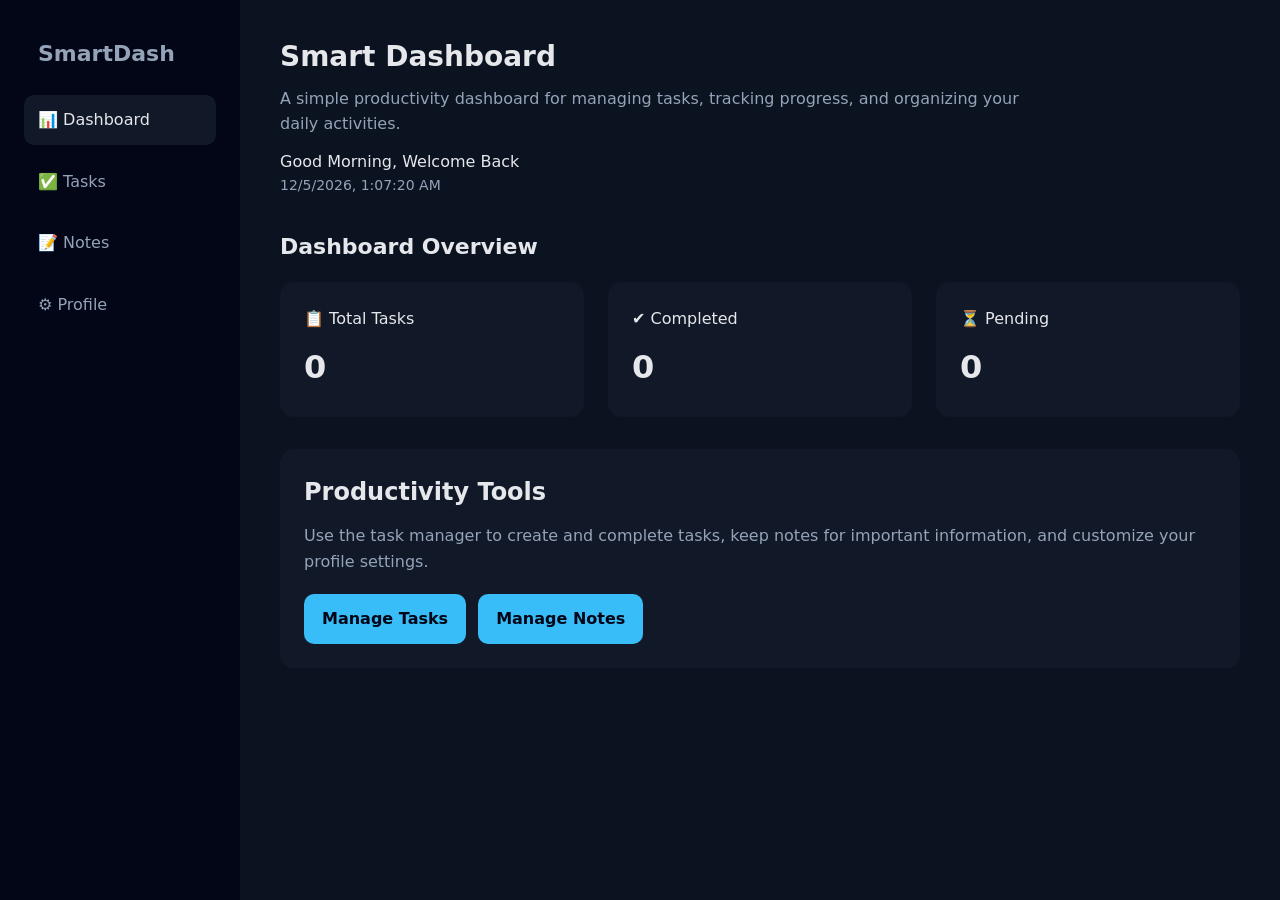
<file: index.html>
<!DOCTYPE html>
<html lang="en">

<head>
    <meta charset="UTF-8">
    <meta name="viewport" content="width=device-width, initial-scale=1.0">

    <title>Smart Dashboard - Task &amp; Productivity Management</title>

    <meta name="description"
        content="Smart Dashboard is a simple productivity web application for managing tasks, tracking progress, and organizing daily activities.">

    <meta name="robots" content="index, follow">

    <link rel="canonical" href="https://smartdashboard-tc2q.onrender.com/">

    <!-- Open Graph metadata for social sharing -->
    <meta property="og:title" content="Smart Dashboard - Task &amp; Productivity Management">
    <meta property="og:description"
        content="Manage tasks, track progress, and organize daily activities with Smart Dashboard.">
    <meta property="og:type" content="website">
    <meta property="og:url" content="https://smartdashboard-tc2q.onrender.com/">

    <link rel="stylesheet" href="css/style.css">
</head>

<body>
    <div class="app">

        <!-- SIDEBAR -->
        <aside class="sidebar">
            <a class="logo" href="/" aria-label="Smart Dashboard home">SmartDash</a>

            <nav aria-label="Main navigation">
                <a href="/" aria-current="page">📊 Dashboard</a>
                <a href="tasks.html">✅ Tasks</a>
                <a href="notes.html">📝 Notes</a>
                <a href="profile.html">⚙️ Profile</a>
            </nav>
        </aside>

        <!-- MAIN CONTENT -->
        <main class="content">
            <div class="page">

                <header>
                    <h1 class="page-title">Smart Dashboard</h1>

                    <p class="intro-text">
                        A simple productivity dashboard for managing tasks, tracking progress,
                        and organizing your daily activities.
                    </p>

                    <p id="greeting" aria-live="polite">
                        Welcome to Smart Dashboard
                    </p>

                    <p id="datetime" class="datetime" aria-live="polite"></p>
                </header>

                <section aria-labelledby="overview-heading">
                    <h2 id="overview-heading" class="section-title">
                        Dashboard Overview
                    </h2>

                    <div class="grid grid-3">

                        <article class="card stat">
                            <p>📋 Total Tasks</p>
                            <span id="total">0</span>
                        </article>

                        <article class="card stat">
                            <p>✔ Completed</p>
                            <span id="completed">0</span>
                        </article>

                        <article class="card stat">
                            <p>⏳ Pending</p>
                            <span id="pending">0</span>
                        </article>

                    </div>
                </section>

                <section class="card" aria-labelledby="features-heading">

                    <h2 id="features-heading">
                        Productivity Tools
                    </h2>

                    <p class="section-text">
                        Use the task manager to create and complete tasks, keep notes for
                        important information, and customize your profile settings.
                    </p>

                    <div class="quick-links">
                        <a class="button-link" href="tasks.html">
                            Manage Tasks
                        </a>

                        <a class="button-link" href="notes.html">
                            Manage Notes
                        </a>
                    </div>

                </section>

            </div>
        </main>

    </div>

    <script src="js/dashboard.js" defer></script>
</body>

</html>
</file>
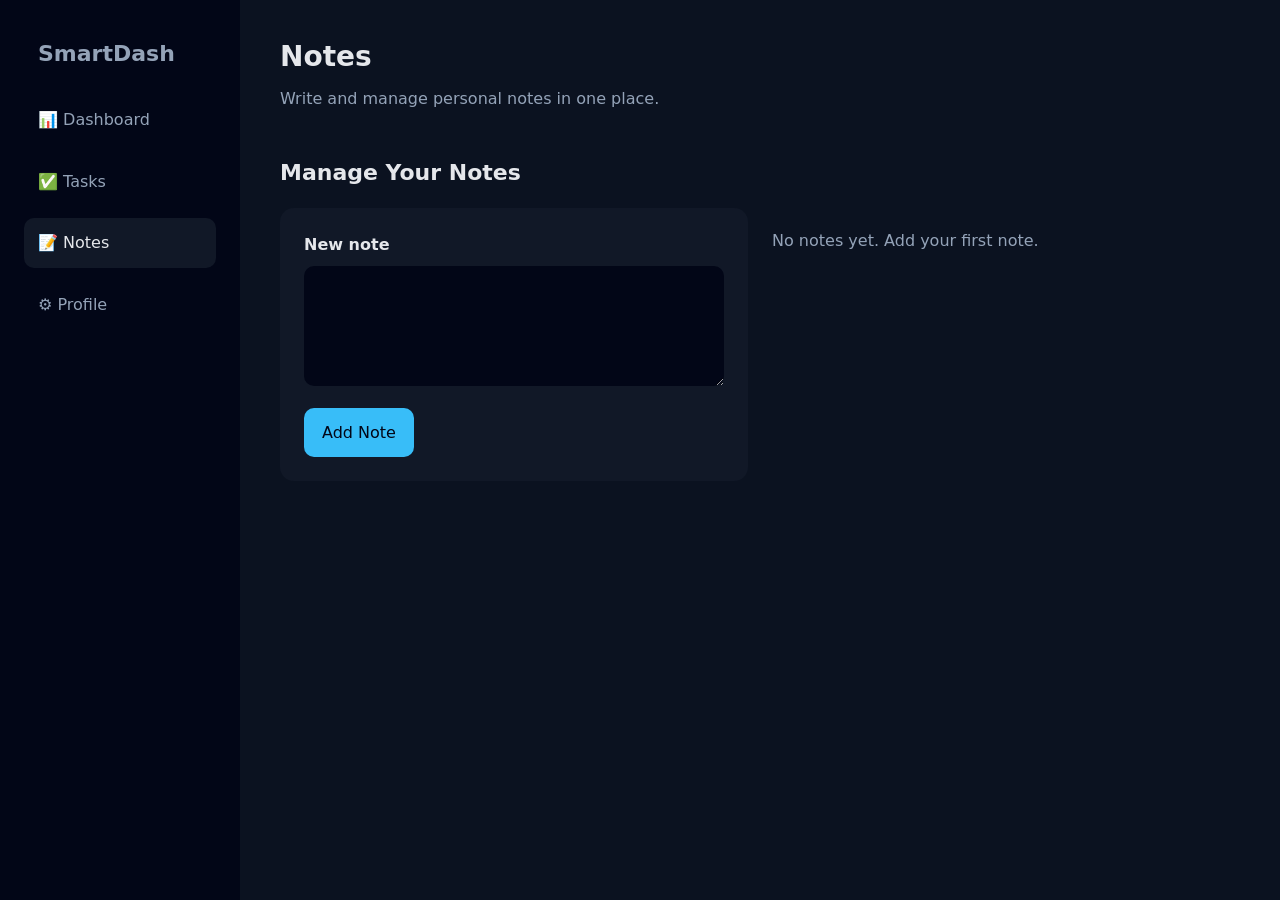
<file: notes.html>
<!DOCTYPE html>
<html lang="en">

<head>

    <meta charset="UTF-8">

    <meta name="viewport"
        content="width=device-width, initial-scale=1.0">

    <title>Notes - Smart Dashboard</title>

    <meta name="description"
        content="Create, save, and manage personal notes with the Smart Dashboard notes tool.">

    <meta name="robots"
        content="index, follow">

    <link rel="canonical"
        href="https://smartdashboard-tc2q.onrender.com/notes.html">

    <meta property="og:title"
        content="Notes - Smart Dashboard">

    <meta property="og:description"
        content="Create, save, and manage personal notes with the Smart Dashboard notes tool.">

    <meta property="og:type"
        content="website">

    <meta property="og:url"
        content="https://smartdashboard-tc2q.onrender.com/notes.html">

    <link rel="stylesheet"
        href="css/style.css">

</head>

<body>

    <div class="app">

        <!-- SIDEBAR -->
        <aside class="sidebar">

            <a class="logo"
                href="/"
                aria-label="Smart Dashboard home">
                SmartDash
            </a>

            <nav aria-label="Main navigation">

                <a href="/">
                    📊 Dashboard
                </a>

                <a href="tasks.html">
                    ✅ Tasks
                </a>

                <a href="notes.html"
                    aria-current="page">
                    📝 Notes
                </a>

                <a href="profile.html">
                    ⚙️ Profile
                </a>

            </nav>

        </aside>

        <!-- MAIN CONTENT -->
        <main class="content">

            <div class="page">

                <header>

                    <h1 class="page-title">
                        Notes
                    </h1>

                    <p class="intro-text">
                        Write and manage personal notes in one place.
                    </p>

                </header>

                <section aria-labelledby="notes-tools-heading">

                    <h2 id="notes-tools-heading"
                        class="section-title">
                        Manage Your Notes
                    </h2>

                    <div class="grid grid-2">

                        <div class="card">

                            <label for="noteInput">
                                New note
                            </label>

                            <textarea
                                id="noteInput"
                                placeholder="Write your note..."
                                aria-label="New note">
                            </textarea>

                            <button
                                id="addNoteBtn"
                                type="button">
                                Add Note
                            </button>

                        </div>

                        <div
                            id="notesContainer"
                            class="grid"
                            aria-live="polite">
                        </div>

                    </div>

                </section>

            </div>

        </main>

    </div>

    <script src="js/notes.js" defer></script>

</body>

</html>
</file>
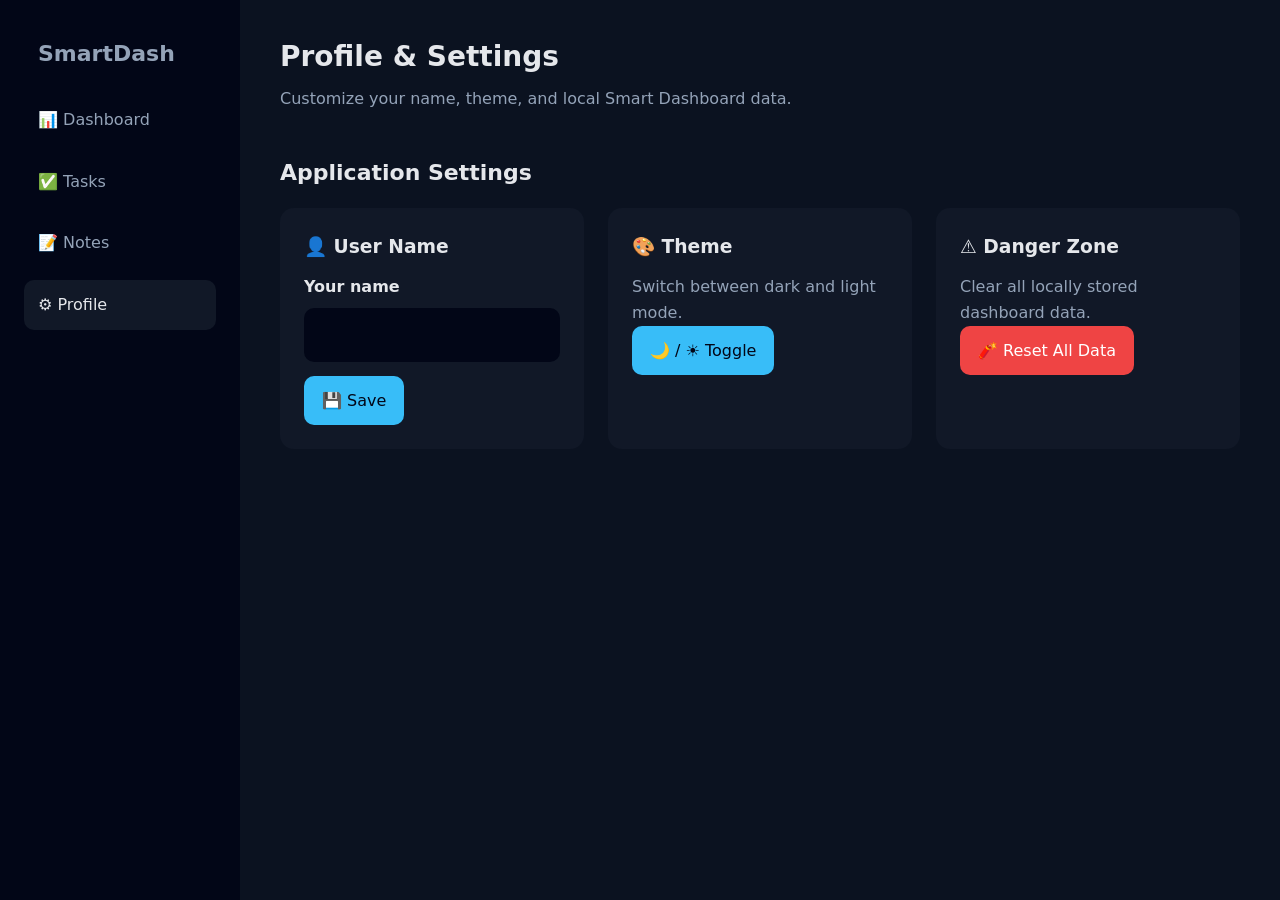
<file: profile.html>
<!DOCTYPE html>
<html lang="en">

<head>

    <meta charset="UTF-8">

    <meta name="viewport"
        content="width=device-width, initial-scale=1.0">

    <title>Profile &amp; Settings - Smart Dashboard</title>

    <meta name="description"
        content="Manage your Smart Dashboard profile, theme preferences, and local application data.">

    <!-- Personal settings page: don't show this page in search results -->
    <meta name="robots"
        content="noindex, follow">

    <link rel="canonical"
        href="https://smartdashboard-tc2q.onrender.com/profile.html">

    <link rel="stylesheet"
        href="css/style.css">

</head>

<body>

    <div class="app">

        <!-- SIDEBAR -->
        <aside class="sidebar">

            <a class="logo"
                href="/"
                aria-label="Smart Dashboard home">
                SmartDash
            </a>

            <nav aria-label="Main navigation">

                <a href="/">
                    📊 Dashboard
                </a>

                <a href="tasks.html">
                    ✅ Tasks
                </a>

                <a href="notes.html">
                    📝 Notes
                </a>

                <a href="profile.html"
                    aria-current="page">
                    ⚙️ Profile
                </a>

            </nav>

        </aside>

        <!-- MAIN CONTENT -->
        <main class="content">

            <div class="page">

                <header>

                    <h1 class="page-title">
                        Profile &amp; Settings
                    </h1>

                    <p class="intro-text">
                        Customize your name, theme, and local Smart Dashboard data.
                    </p>

                </header>

                <section aria-labelledby="settings-heading">

                    <h2 id="settings-heading"
                        class="section-title">
                        Application Settings
                    </h2>

                    <div class="grid grid-3">

                        <div class="card">

                            <h3>👤 User Name</h3>

                            <label for="usernameInput">
                                Your name
                            </label>

                            <input
                                id="usernameInput"
                                type="text"
                                autocomplete="name">

                            <button
                                id="saveNameBtn"
                                type="button">
                                💾 Save
                            </button>

                        </div>

                        <div class="card">

                            <h3>🎨 Theme</h3>

                            <p class="section-text">
                                Switch between dark and light mode.
                            </p>

                            <button
                                id="toggleThemeBtn"
                                type="button">
                                🌙 / ☀ Toggle
                            </button>

                        </div>

                        <div class="card">

                            <h3>⚠️ Danger Zone</h3>

                            <p class="section-text">
                                Clear all locally stored dashboard data.
                            </p>

                            <button
                                id="resetBtn"
                                class="danger"
                                type="button">
                                🧨 Reset All Data
                            </button>

                        </div>

                    </div>

                </section>

            </div>

        </main>

    </div>

    <script src="js/profile.js" defer></script>

</body>

</html>
</file>
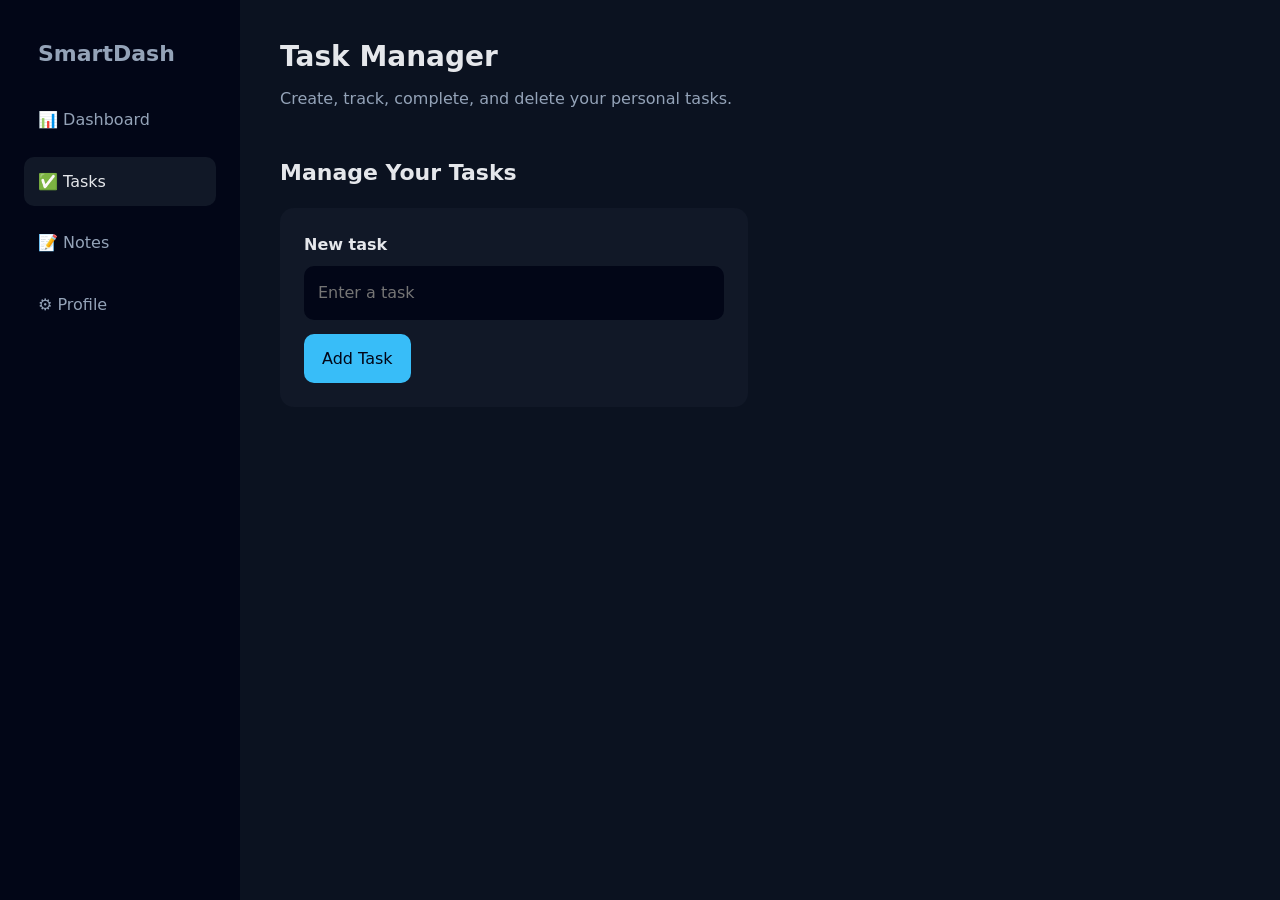
<file: tasks.html>
<!DOCTYPE html>
<html lang="en">

<head>
    <meta charset="UTF-8">
    <meta name="viewport" content="width=device-width, initial-scale=1.0">

    <title>Task Manager - Smart Dashboard</title>

    <meta name="description"
        content="Create, complete, and manage personal tasks with the Smart Dashboard task manager.">

    <meta name="robots" content="index, follow">

    <link rel="canonical"
        href="https://smartdashboard-tc2q.onrender.com/tasks.html">

    <meta property="og:title" content="Task Manager - Smart Dashboard">

    <meta property="og:description"
        content="Create, complete, and manage personal tasks with the Smart Dashboard task manager.">

    <meta property="og:type" content="website">

    <meta property="og:url"
        content="https://smartdashboard-tc2q.onrender.com/tasks.html">

    <link rel="stylesheet" href="css/style.css">
</head>

<body>

    <div class="app">

        <!-- SIDEBAR -->
        <aside class="sidebar">

            <a class="logo"
                href="/"
                aria-label="Smart Dashboard home">
                SmartDash
            </a>

            <nav aria-label="Main navigation">

                <a href="/">
                    📊 Dashboard
                </a>

                <a href="tasks.html"
                    aria-current="page">
                    ✅ Tasks
                </a>

                <a href="notes.html">
                    📝 Notes
                </a>

                <a href="profile.html">
                    ⚙️ Profile
                </a>

            </nav>

        </aside>

        <!-- MAIN CONTENT -->
        <main class="content">

            <div class="page">

                <header>

                    <h1 class="page-title">
                        Task Manager
                    </h1>

                    <p class="intro-text">
                        Create, track, complete, and delete your personal tasks.
                    </p>

                </header>

                <section aria-labelledby="task-tools-heading">

                    <h2 id="task-tools-heading"
                        class="section-title">
                        Manage Your Tasks
                    </h2>

                    <div class="grid grid-2">

                        <div class="card">

                            <label for="taskInput">
                                New task
                            </label>

                            <input
                                id="taskInput"
                                type="text"
                                placeholder="Enter a task"
                                autocomplete="off">

                            <button
                                id="addTaskBtn"
                                type="button">
                                Add Task
                            </button>

                        </div>

                        <div
                            id="taskList"
                            class="grid"
                            aria-live="polite">
                        </div>

                    </div>

                </section>

            </div>

        </main>

    </div>

    <script src="js/tasks.js" defer></script>

</body>

</html>
</file>
<file: css/style.css>
:root {
  --bg-main: #0b1220;
  --bg-sidebar: #020617;
  --bg-card: #111827;
  --primary: #38bdf8;
  --danger: #ef4444;
  --text-main: #e5e7eb;
  --text-muted: #94a3b8;
  --radius: 14px;
}

* {
  box-sizing: border-box;
  margin: 0;
  padding: 0;
}

html {
  scroll-behavior: smooth;
}

body {
  font-family: system-ui, sans-serif;
  background: var(--bg-main);
  color: var(--text-main);
  line-height: 1.6;
}

a {
  color: inherit;
}

.app {
  display: grid;
  grid-template-columns: 240px 1fr;
  min-height: 100vh;
}

/* SIDEBAR */

.sidebar {
  background: var(--bg-sidebar);
  padding: 24px;
}

.logo {
  display: block;
  color: var(--primary);
  font-size: 22px;
  font-weight: 600;
  margin-bottom: 40px;
  text-decoration: none;
}

.sidebar a {
  display: block;
  padding: 12px 14px;
  margin-bottom: 12px;
  border-radius: 10px;
  text-decoration: none;
  color: var(--text-muted);
}

.sidebar a:hover,
.sidebar a[aria-current="page"] {
  background: var(--bg-card);
  color: var(--text-main);
}

/* MAIN CONTENT */

.content {
  padding: 40px;
}

.page-title {
  font-size: 28px;
  line-height: 1.2;
  margin-bottom: 12px;
}

.section-title {
  font-size: 22px;
  margin-bottom: 18px;
}

.intro-text,
.section-text,
.datetime {
  color: var(--text-muted);
}

.intro-text {
  max-width: 760px;
  margin-bottom: 12px;
}

.datetime {
  font-size: 14px;
}

/* GRID SYSTEM */

.grid {
  display: grid;
  gap: 24px;
}

.grid-3 {
  grid-template-columns: repeat(3, 1fr);
}

.grid-2 {
  grid-template-columns: repeat(2, 1fr);
}

/* PAGE WRAPPER */

.page {
  max-width: 1100px;
  margin: 0 auto;
  display: flex;
  flex-direction: column;
  gap: 32px;
}

/* CARD */

.card {
  background: var(--bg-card);
  padding: 24px;
  border-radius: var(--radius);
}

.card h2,
.card h3 {
  margin-bottom: 12px;
}

/* DASHBOARD STATS */

.stat {
  display: flex;
  flex-direction: column;
  gap: 10px;
}

.stat span {
  font-size: 32px;
  font-weight: 600;
}

/* QUICK LINKS */

.quick-links {
  display: flex;
  flex-wrap: wrap;
  gap: 12px;
  margin-top: 20px;
}

.button-link {
  display: inline-block;
  padding: 12px 18px;
  border-radius: 10px;
  background: var(--primary);
  color: #020617;
  font-weight: 600;
  text-decoration: none;
}

/* FORMS */

label {
  display: block;
  margin-bottom: 8px;
  font-weight: 600;
}

input,
textarea {
  width: 100%;
  padding: 14px;
  border-radius: 10px;
  border: none;
  background: #020617;
  color: var(--text-main);
  margin-bottom: 14px;
  font: inherit;
}

textarea {
  resize: vertical;
  min-height: 120px;
}

/* BUTTONS */

button {
  padding: 12px 18px;
  border-radius: 10px;
  border: none;
  background: var(--primary);
  color: #020617;
  font-weight: 600;
  cursor: pointer;
  font: inherit;
}

button.danger {
  background: var(--danger);
  color: white;
}

button:hover,
.button-link:hover {
  transform: translateY(-2px);
  opacity: 0.95;
}

/* TASK / NOTE ITEM */

.item {
  display: flex;
  align-items: center;
  justify-content: space-between;
  gap: 12px;
}

.item-left {
  display: flex;
  align-items: center;
  gap: 12px;
  min-width: 0;
}

.item-left input {
  width: auto;
  margin: 0;
}

.done {
  text-decoration: line-through;
  color: var(--text-muted);
}

.empty-state {
  color: var(--text-muted);
  padding: 20px 0;
}

/* FOCUS STATES */

a:focus-visible,
button:focus-visible,
input:focus-visible,
textarea:focus-visible {
  outline: 3px solid var(--primary);
  outline-offset: 2px;
}

/* LIGHT MODE */

body.light {
  --bg-main: #f8fafc;
  --bg-card: #ffffff;
  --text-main: #020617;
  --text-muted: #475569;
}

/* CARD HOVER */

.card:hover {
  transform: translateY(-6px);
  box-shadow: 0 18px 40px rgba(0, 0, 0, 0.4);
}

/* INPUT FOCUS */

input:focus,
textarea:focus {
  outline: none;
  box-shadow: 0 0 0 2px var(--primary);
}

/* PAGE LOAD FADE */

.page {
  animation: fadeIn 0.6s ease;
}

@keyframes fadeIn {

  from {
    opacity: 0;
    transform: translateY(12px);
  }

  to {
    opacity: 1;
    transform: translateY(0);
  }

}

/* MOBILE RESPONSIVENESS */

@media (max-width: 768px) {

  .app {
    grid-template-columns: 1fr;
  }

  .sidebar {
    width: 100%;
    display: flex;
    align-items: center;
    justify-content: space-between;
    gap: 16px;
  }

  .logo {
    margin-bottom: 0;
  }

  .sidebar nav {
    display: flex;
    flex-wrap: wrap;
    gap: 10px;
  }

  .sidebar a {
    margin-bottom: 0;
    padding: 8px 10px;
    font-size: 14px;
  }

  .content {
    padding: 20px;
  }

  .page {
    max-width: 100%;
    gap: 24px;
  }

  .grid-2,
  .grid-3 {
    grid-template-columns: 1fr;
  }

  .stat span {
    font-size: 26px;
  }

  input,
  textarea,
  button {
    width: 100%;
  }

  button {
    padding: 14px;
  }

  .item {
    flex-direction: column;
    align-items: flex-start;
    gap: 10px;
  }

  .item-left {
    width: 100%;
  }

}
</file>
